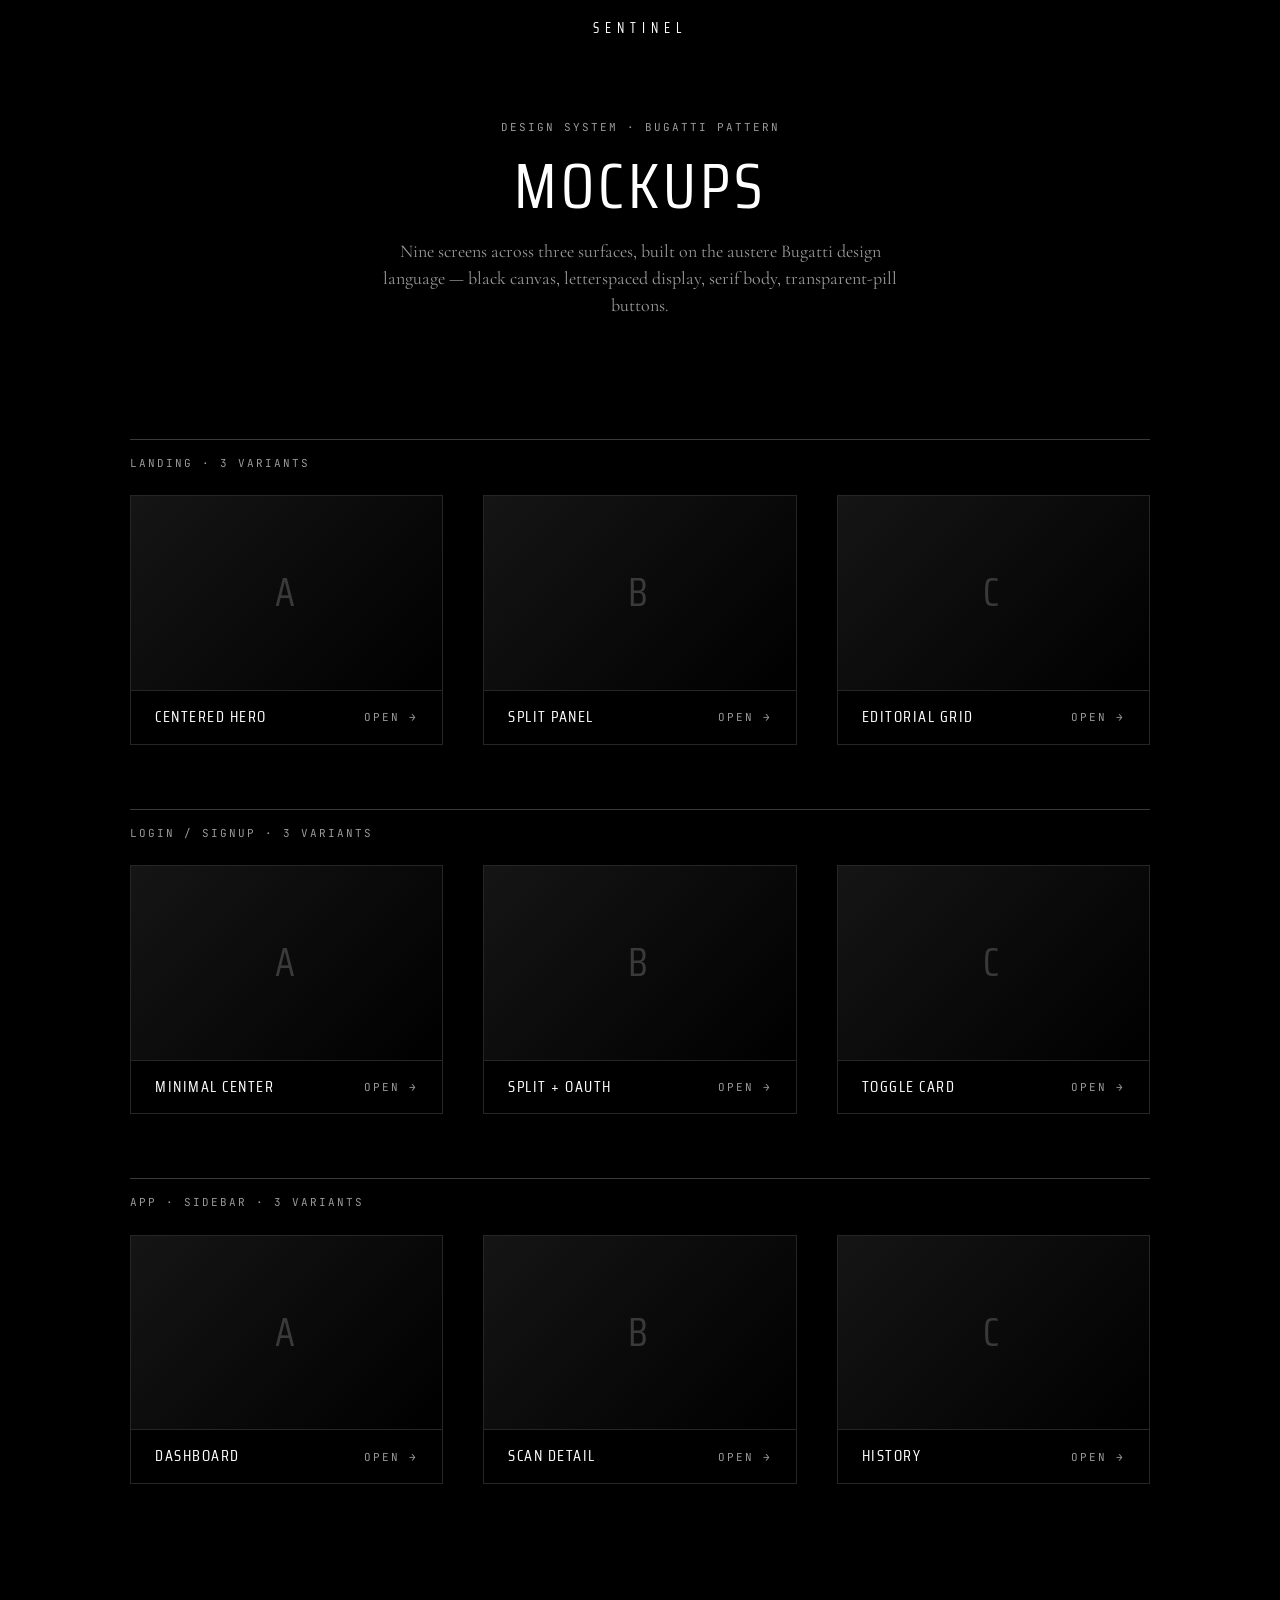
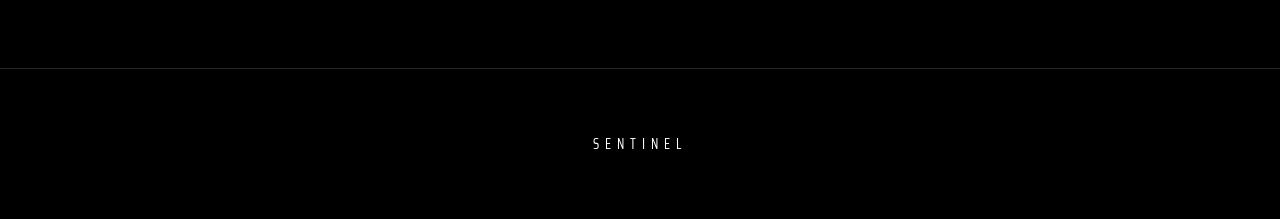
<file: mockups/index.html>
<!doctype html>
<html lang="en">
<head>
<meta charset="utf-8">
<meta name="viewport" content="width=device-width, initial-scale=1">
<title>SENTINEL — Bugatti mockups</title>
<link rel="stylesheet" href="assets/bugatti.css">
<style>
  .wrap { max-width: 1100px; margin: 0 auto; padding: var(--xxl) var(--xl) var(--section); }
  .head { text-align:center; margin-bottom: var(--section); }
  .head h1 { margin: var(--md) 0; }
  .group { margin-bottom: var(--xxl); }
  .group > .caption { display:block; border-top:1px solid var(--hairline-strong); padding-top:var(--md); margin-bottom:var(--lg); }
  .row { display:grid; grid-template-columns: repeat(3,1fr); gap: var(--xl); }
  .tile { border:1px solid var(--hairline); text-decoration:none; color:var(--on-dark); display:block; }
  .tile .prev { aspect-ratio:16/10; background:linear-gradient(135deg,#151515,#000); border-bottom:1px solid var(--hairline); display:flex; align-items:center; justify-content:center; }
  .tile .prev span { font-family:var(--font-display); font-size:40px; letter-spacing:4px; color:var(--hairline-strong); }
  .tile .label { padding: var(--md) var(--lg); display:flex; justify-content:space-between; align-items:center; }
  .tile:hover { border-color: var(--hairline-strong); }
  .tile:hover .prev span { color: var(--muted-soft); }
  @media (max-width:768px){ .row{ grid-template-columns:1fr; } }
</style>
</head>
<body>

<nav class="top-nav"><a class="wordmark center" href="#">Sentinel</a></nav>

<div class="wrap">
  <header class="head">
    <p class="caption">Design system · Bugatti pattern</p>
    <h1 class="display-xl">Mockups</h1>
    <p class="body-md muted" style="max-width:520px;margin:0 auto;">Nine screens across three surfaces, built on the austere Bugatti design language — black canvas, letterspaced display, serif body, transparent-pill buttons.</p>
  </header>

  <section class="group">
    <span class="caption">Landing · 3 variants</span>
    <div class="row">
      <a class="tile" href="landing-a.html"><div class="prev"><span>A</span></div><div class="label"><span class="title-sm">Centered hero</span><span class="mono-link">Open →</span></div></a>
      <a class="tile" href="landing-b.html"><div class="prev"><span>B</span></div><div class="label"><span class="title-sm">Split panel</span><span class="mono-link">Open →</span></div></a>
      <a class="tile" href="landing-c.html"><div class="prev"><span>C</span></div><div class="label"><span class="title-sm">Editorial grid</span><span class="mono-link">Open →</span></div></a>
    </div>
  </section>

  <section class="group">
    <span class="caption">Login / Signup · 3 variants</span>
    <div class="row">
      <a class="tile" href="auth-a.html"><div class="prev"><span>A</span></div><div class="label"><span class="title-sm">Minimal center</span><span class="mono-link">Open →</span></div></a>
      <a class="tile" href="auth-b.html"><div class="prev"><span>B</span></div><div class="label"><span class="title-sm">Split + OAuth</span><span class="mono-link">Open →</span></div></a>
      <a class="tile" href="auth-c.html"><div class="prev"><span>C</span></div><div class="label"><span class="title-sm">Toggle card</span><span class="mono-link">Open →</span></div></a>
    </div>
  </section>

  <section class="group">
    <span class="caption">App · Sidebar · 3 variants</span>
    <div class="row">
      <a class="tile" href="app-a.html"><div class="prev"><span>A</span></div><div class="label"><span class="title-sm">Dashboard</span><span class="mono-link">Open →</span></div></a>
      <a class="tile" href="app-b.html"><div class="prev"><span>B</span></div><div class="label"><span class="title-sm">Scan detail</span><span class="mono-link">Open →</span></div></a>
      <a class="tile" href="app-c.html"><div class="prev"><span>C</span></div><div class="label"><span class="title-sm">History</span><span class="mono-link">Open →</span></div></a>
    </div>
  </section>
</div>

<footer class="footer center-text"><span class="wordmark">Sentinel</span></footer>

</body>
</html>
</file>
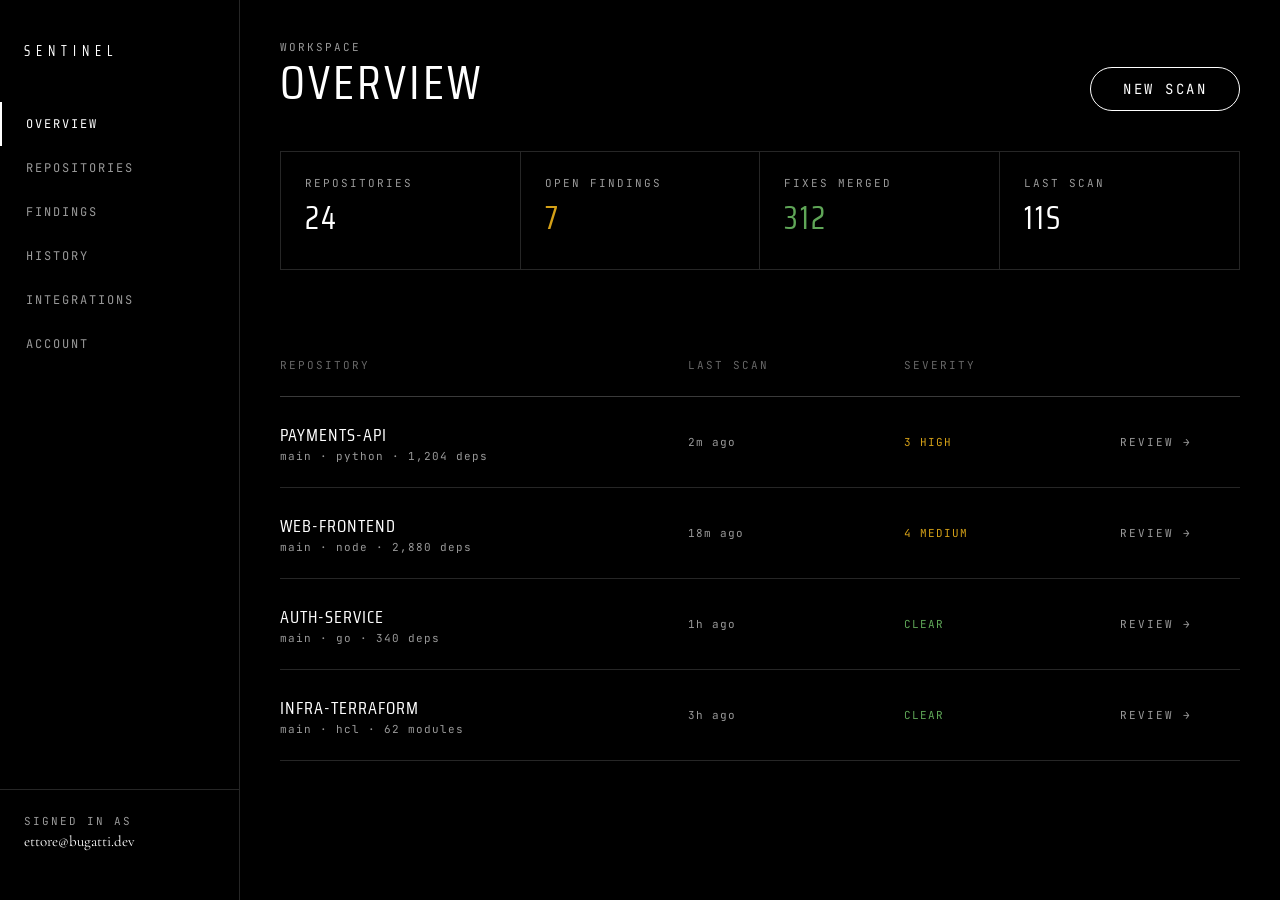
<file: mockups/app-a.html>
<!doctype html>
<html lang="en">
<head>
<meta charset="utf-8">
<meta name="viewport" content="width=device-width, initial-scale=1">
<title>SENTINEL — Dashboard A</title>
<link rel="stylesheet" href="assets/bugatti.css">
<style>
  .shell { display: grid; grid-template-columns: 240px 1fr; min-height: 100vh; }
  .sidebar {
    border-right: 1px solid var(--hairline);
    padding: var(--lg) 0;
    display: flex; flex-direction: column;
    position: sticky; top: 0; height: 100vh;
  }
  .sidebar .brand { padding: var(--md) var(--lg) var(--xl); }
  .side-nav { display: flex; flex-direction: column; }
  .side-nav a {
    padding: 14px var(--lg);
    font-family: var(--font-mono); font-size: 12px; letter-spacing: 2px; text-transform: uppercase;
    color: var(--muted); text-decoration: none;
    border-left: 2px solid transparent;
  }
  .side-nav a.active { color: var(--on-dark); border-left-color: var(--on-dark); }
  .side-nav a:hover { color: var(--on-dark); }
  .side-foot { margin-top: auto; padding: var(--lg); border-top: 1px solid var(--hairline); }

  .main { padding: var(--xl); }
  .page-head { display:flex; justify-content:space-between; align-items:flex-end; margin-bottom: var(--xl); }
  .stat-grid { display:grid; grid-template-columns: repeat(4,1fr); border:1px solid var(--hairline); margin-bottom: var(--xxl); }
  .stat { padding: var(--lg); border-right:1px solid var(--hairline); }
  .stat:last-child { border-right:none; }
  .stat .display-md { margin: var(--xs) 0; }
  .stat .warn { color: var(--warning); }
  .stat .ok { color: var(--success); }

  .list-head, .repo-row {
    display:grid; grid-template-columns: 2fr 1fr 1fr 120px; gap: var(--lg);
    align-items:center; padding: var(--lg) 0;
    border-bottom:1px solid var(--hairline);
  }
  .list-head { border-bottom-color: var(--hairline-strong); }
  .list-head span { font-family: var(--font-mono); font-size:11px; letter-spacing:2px; text-transform:uppercase; color:var(--muted-soft); }
  .repo-row .name { font-family: var(--font-display); font-size:18px; letter-spacing:1px; text-transform:uppercase; }
  .repo-row .sub { font-family: var(--font-mono); font-size:11px; letter-spacing:1px; color:var(--muted); }
  .sev { font-family: var(--font-mono); font-size:11px; letter-spacing:1px; text-transform:uppercase; }
  .sev.high { color: var(--warning); }
  .sev.clear { color: var(--success); }

  @media (max-width: 900px) {
    .shell { grid-template-columns: 1fr; }
    .sidebar { position: static; height:auto; flex-direction: row; flex-wrap:wrap; align-items:center; }
    .side-foot { display:none; }
    .stat-grid { grid-template-columns: 1fr 1fr; }
    .list-head { display:none; }
    .repo-row { grid-template-columns: 1fr 1fr; }
  }
</style>
</head>
<body>

<div class="shell">
  <aside class="sidebar">
    <a class="wordmark brand" href="landing-a.html">Sentinel</a>
    <nav class="side-nav">
      <a href="#" class="active">Overview</a>
      <a href="app-b.html">Repositories</a>
      <a href="app-b.html">Findings</a>
      <a href="app-c.html">History</a>
      <a href="#">Integrations</a>
      <a href="#">Account</a>
    </nav>
    <div class="side-foot">
      <p class="caption">Signed in as</p>
      <p class="body-sm" style="color:var(--on-dark);">ettore@bugatti.dev</p>
    </div>
  </aside>

  <main class="main">
    <div class="page-head">
      <div>
        <p class="caption">Workspace</p>
        <h1 class="display-lg">Overview</h1>
      </div>
      <a class="btn" href="#">New scan</a>
    </div>

    <section class="stat-grid">
      <div class="stat"><p class="caption">Repositories</p><div class="display-md">24</div></div>
      <div class="stat"><p class="caption">Open findings</p><div class="display-md warn">7</div></div>
      <div class="stat"><p class="caption">Fixes merged</p><div class="display-md ok">312</div></div>
      <div class="stat"><p class="caption">Last scan</p><div class="display-md">11s</div></div>
    </section>

    <div class="list-head">
      <span>Repository</span><span>Last scan</span><span>Severity</span><span></span>
    </div>

    <div class="repo-row">
      <div><div class="name">payments-api</div><div class="sub">main · python · 1,204 deps</div></div>
      <div class="sub">2m ago</div>
      <div class="sev high">3 High</div>
      <a class="mono-link" href="app-b.html">Review →</a>
    </div>
    <div class="repo-row">
      <div><div class="name">web-frontend</div><div class="sub">main · node · 2,880 deps</div></div>
      <div class="sub">18m ago</div>
      <div class="sev high">4 Medium</div>
      <a class="mono-link" href="app-b.html">Review →</a>
    </div>
    <div class="repo-row">
      <div><div class="name">auth-service</div><div class="sub">main · go · 340 deps</div></div>
      <div class="sub">1h ago</div>
      <div class="sev clear">Clear</div>
      <a class="mono-link" href="app-b.html">Review →</a>
    </div>
    <div class="repo-row">
      <div><div class="name">infra-terraform</div><div class="sub">main · hcl · 62 modules</div></div>
      <div class="sub">3h ago</div>
      <div class="sev clear">Clear</div>
      <a class="mono-link" href="app-b.html">Review →</a>
    </div>
  </main>
</div>

</body>
</html>
</file>
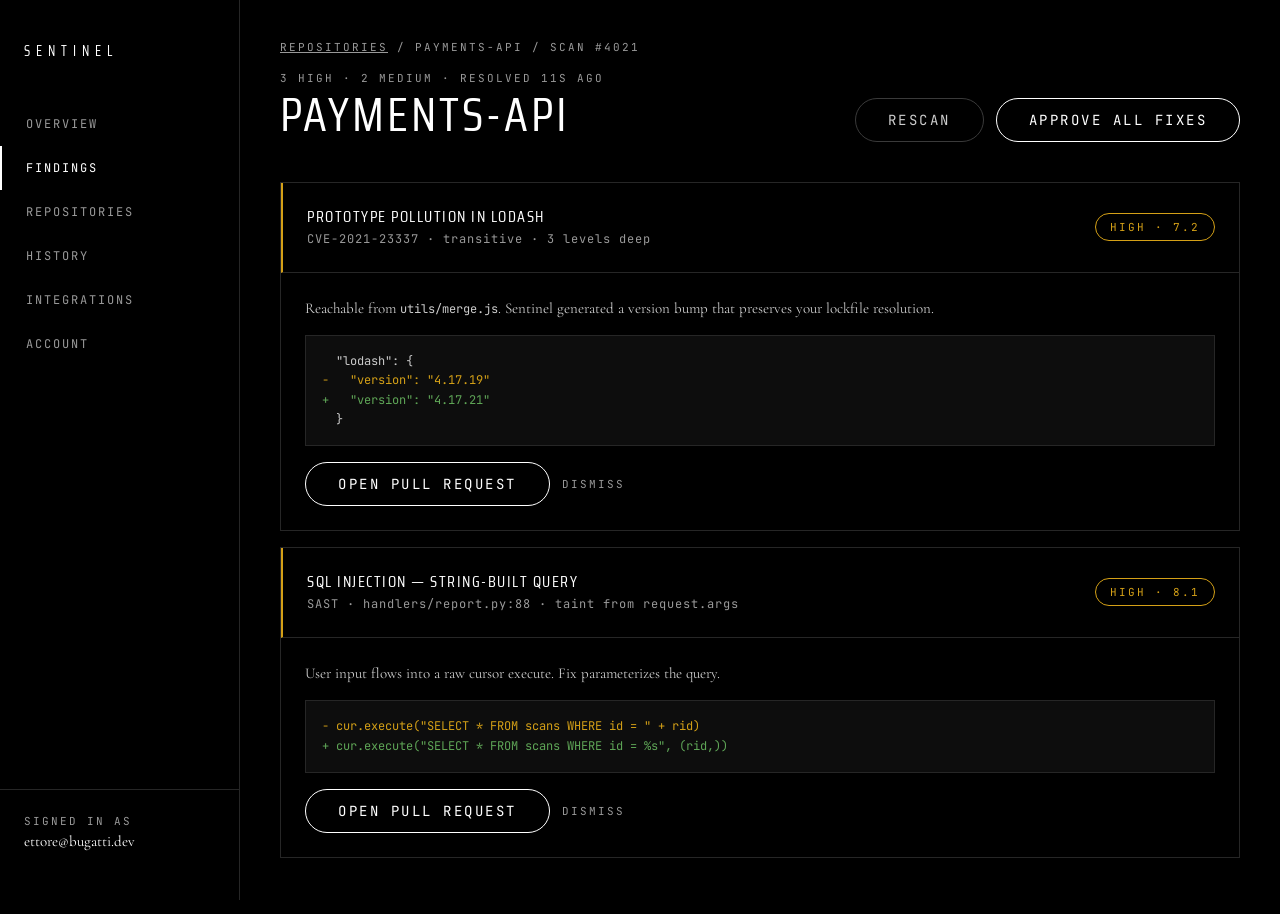
<file: mockups/app-b.html>
<!doctype html>
<html lang="en">
<head>
<meta charset="utf-8">
<meta name="viewport" content="width=device-width, initial-scale=1">
<title>SENTINEL — Scan detail B</title>
<link rel="stylesheet" href="assets/bugatti.css">
<style>
  .shell { display: grid; grid-template-columns: 240px 1fr; min-height: 100vh; }
  .sidebar { border-right:1px solid var(--hairline); padding: var(--lg) 0; display:flex; flex-direction:column; position:sticky; top:0; height:100vh; }
  .sidebar .brand { padding: var(--md) var(--lg) var(--xl); }
  .side-nav { display:flex; flex-direction:column; }
  .side-nav a { padding:14px var(--lg); font-family:var(--font-mono); font-size:12px; letter-spacing:2px; text-transform:uppercase; color:var(--muted); text-decoration:none; border-left:2px solid transparent; }
  .side-nav a.active { color:var(--on-dark); border-left-color:var(--on-dark); }
  .side-foot { margin-top:auto; padding:var(--lg); border-top:1px solid var(--hairline); }

  .main { padding: var(--xl); }
  .crumb { margin-bottom: var(--md); }
  .crumb a { color: var(--muted); }
  .page-head { display:flex; justify-content:space-between; align-items:flex-end; margin-bottom: var(--xl); }

  .finding {
    border:1px solid var(--hairline); border-radius: var(--r-none);
    margin-bottom: var(--md);
  }
  .finding .bar { display:flex; justify-content:space-between; align-items:center; padding: var(--lg); border-bottom:1px solid var(--hairline); }
  .finding .bar.crit { border-left: 2px solid var(--warning); }
  .finding .cve { font-family:var(--font-mono); font-size:12px; letter-spacing:1px; color:var(--muted); }
  .finding .body { padding: var(--lg); }
  .finding pre {
    background: var(--surface-soft); border:1px solid var(--hairline);
    padding: var(--md); overflow-x:auto;
    font-family: var(--font-mono); font-size: 12px; line-height:1.6; color: var(--body);
    margin-top: var(--md);
  }
  .finding pre .add { color: var(--success); }
  .finding pre .del { color: var(--warning); }
  .pill-sev { font-family:var(--font-mono); font-size:11px; letter-spacing:2px; text-transform:uppercase; padding:6px 14px; border:1px solid var(--hairline-strong); border-radius:var(--r-pill); }
  .pill-sev.high { color: var(--warning); border-color: var(--warning); }
  .actions { display:flex; gap:var(--sm); }
  @media (max-width: 900px) {
    .shell { grid-template-columns: 1fr; }
    .sidebar { position:static; height:auto; flex-direction:row; flex-wrap:wrap; }
    .side-foot{ display:none; }
  }
</style>
</head>
<body>

<div class="shell">
  <aside class="sidebar">
    <a class="wordmark brand" href="landing-b.html">Sentinel</a>
    <nav class="side-nav">
      <a href="app-a.html">Overview</a>
      <a href="#" class="active">Findings</a>
      <a href="app-a.html">Repositories</a>
      <a href="app-c.html">History</a>
      <a href="#">Integrations</a>
      <a href="#">Account</a>
    </nav>
    <div class="side-foot">
      <p class="caption">Signed in as</p>
      <p class="body-sm" style="color:var(--on-dark);">ettore@bugatti.dev</p>
    </div>
  </aside>

  <main class="main">
    <p class="crumb caption"><a href="app-a.html">Repositories</a> / payments-api / Scan #4021</p>
    <div class="page-head">
      <div>
        <p class="caption">3 High · 2 Medium · resolved 11s ago</p>
        <h1 class="display-lg">payments-api</h1>
      </div>
      <div class="actions">
        <a class="btn" href="#" style="border-color:var(--hairline-strong); color:var(--body);">Rescan</a>
        <a class="btn" href="#">Approve all fixes</a>
      </div>
    </div>

    <article class="finding">
      <div class="bar crit">
        <div>
          <div class="title-sm">Prototype pollution in lodash</div>
          <span class="cve">CVE-2021-23337 · transitive · 3 levels deep</span>
        </div>
        <span class="pill-sev high">High · 7.2</span>
      </div>
      <div class="body">
        <p class="body-sm">Reachable from <code style="font-family:var(--font-mono);font-size:12px;">utils/merge.js</code>. Sentinel generated a version bump that preserves your lockfile resolution.</p>
        <pre>  "lodash": {
<span class="del">-   "version": "4.17.19"</span>
<span class="add">+   "version": "4.17.21"</span>
  }</pre>
        <div class="actions" style="margin-top:var(--md);">
          <a class="btn" href="#">Open pull request</a>
          <a class="mono-link" href="#" style="align-self:center;">Dismiss</a>
        </div>
      </div>
    </article>

    <article class="finding">
      <div class="bar crit">
        <div>
          <div class="title-sm">SQL injection — string-built query</div>
          <span class="cve">SAST · handlers/report.py:88 · taint from request.args</span>
        </div>
        <span class="pill-sev high">High · 8.1</span>
      </div>
      <div class="body">
        <p class="body-sm">User input flows into a raw cursor execute. Fix parameterizes the query.</p>
        <pre><span class="del">- cur.execute("SELECT * FROM scans WHERE id = " + rid)</span>
<span class="add">+ cur.execute("SELECT * FROM scans WHERE id = %s", (rid,))</span></pre>
        <div class="actions" style="margin-top:var(--md);">
          <a class="btn" href="#">Open pull request</a>
          <a class="mono-link" href="#" style="align-self:center;">Dismiss</a>
        </div>
      </div>
    </article>
  </main>
</div>

</body>
</html>
</file>
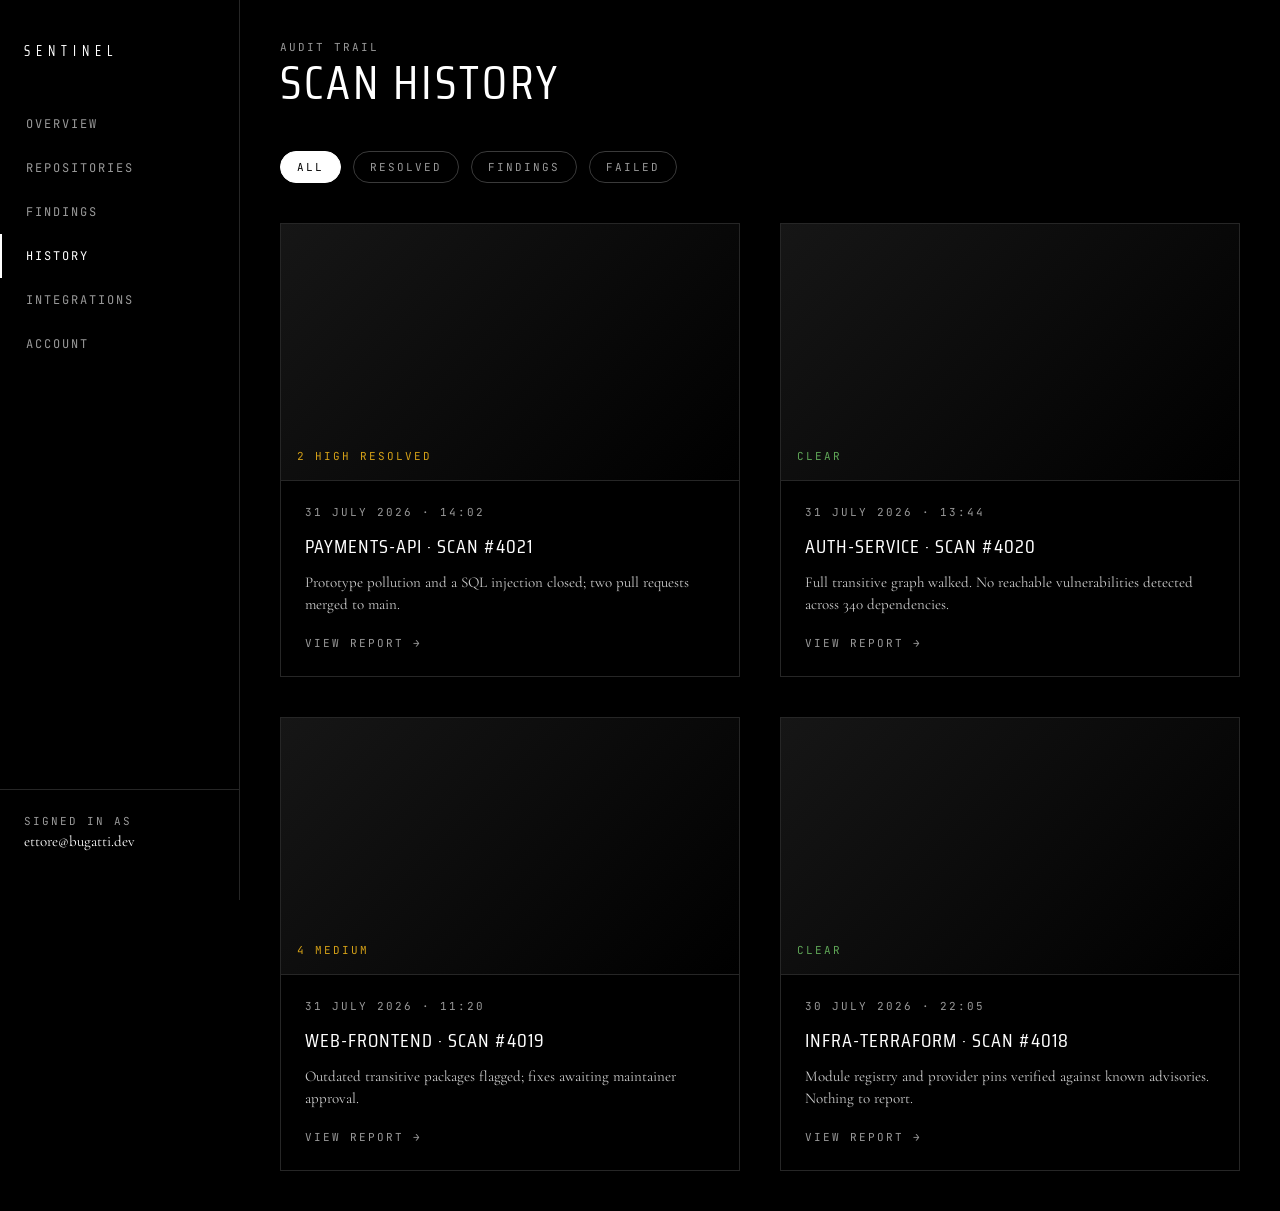
<file: mockups/app-c.html>
<!doctype html>
<html lang="en">
<head>
<meta charset="utf-8">
<meta name="viewport" content="width=device-width, initial-scale=1">
<title>SENTINEL — History C</title>
<link rel="stylesheet" href="assets/bugatti.css">
<style>
  .shell { display: grid; grid-template-columns: 240px 1fr; min-height: 100vh; }
  .sidebar { border-right:1px solid var(--hairline); padding: var(--lg) 0; display:flex; flex-direction:column; position:sticky; top:0; height:100vh; }
  .sidebar .brand { padding: var(--md) var(--lg) var(--xl); }
  .side-nav { display:flex; flex-direction:column; }
  .side-nav a { padding:14px var(--lg); font-family:var(--font-mono); font-size:12px; letter-spacing:2px; text-transform:uppercase; color:var(--muted); text-decoration:none; border-left:2px solid transparent; }
  .side-nav a.active { color:var(--on-dark); border-left-color:var(--on-dark); }
  .side-foot { margin-top:auto; padding:var(--lg); border-top:1px solid var(--hairline); }

  .main { padding: var(--xl); }
  .page-head { margin-bottom: var(--xl); }
  .filter-row { display:flex; gap: var(--sm); margin-bottom: var(--xl); }
  .chip {
    font-family:var(--font-mono); font-size:11px; letter-spacing:2px; text-transform:uppercase;
    color:var(--muted); padding:8px 16px; border:1px solid var(--hairline-strong); border-radius:var(--r-pill);
    text-decoration:none;
  }
  .chip.active { color:var(--on-primary); background:var(--on-dark); border-color:var(--on-dark); }

  .cards { display:grid; grid-template-columns: 1fr 1fr; gap: var(--xl); }
  .article-card { border:1px solid var(--hairline); border-radius:var(--r-none); }
  .article-card .thumb { aspect-ratio:16/9; background:linear-gradient(135deg,#161616,#000); border-bottom:1px solid var(--hairline); position:relative; }
  .article-card .thumb .status { position:absolute; left:var(--md); bottom:var(--md); }
  .article-card .content { padding: var(--lg); }
  .article-card .date { display:block; margin-bottom: var(--sm); }
  .article-card h3 { margin-bottom: var(--sm); }
  .ok { color: var(--success); } .warn { color: var(--warning); }
  @media (max-width: 900px) {
    .shell { grid-template-columns: 1fr; }
    .sidebar { position:static; height:auto; flex-direction:row; flex-wrap:wrap; }
    .side-foot{ display:none; }
    .cards { grid-template-columns: 1fr; }
  }
</style>
</head>
<body>

<div class="shell">
  <aside class="sidebar">
    <a class="wordmark brand" href="landing-c.html">Sentinel</a>
    <nav class="side-nav">
      <a href="app-a.html">Overview</a>
      <a href="app-a.html">Repositories</a>
      <a href="app-b.html">Findings</a>
      <a href="#" class="active">History</a>
      <a href="#">Integrations</a>
      <a href="#">Account</a>
    </nav>
    <div class="side-foot">
      <p class="caption">Signed in as</p>
      <p class="body-sm" style="color:var(--on-dark);">ettore@bugatti.dev</p>
    </div>
  </aside>

  <main class="main">
    <div class="page-head">
      <p class="caption">Audit trail</p>
      <h1 class="display-lg">Scan history</h1>
    </div>

    <div class="filter-row">
      <a class="chip active" href="#">All</a>
      <a class="chip" href="#">Resolved</a>
      <a class="chip" href="#">Findings</a>
      <a class="chip" href="#">Failed</a>
    </div>

    <section class="cards">
      <article class="article-card">
        <div class="thumb"><span class="status caption warn">2 High resolved</span></div>
        <div class="content">
          <span class="caption date">31 July 2026 · 14:02</span>
          <h3 class="title-md">payments-api · Scan #4021</h3>
          <p class="body-sm">Prototype pollution and a SQL injection closed; two pull requests merged to main.</p>
          <p style="margin-top:var(--md);"><a class="mono-link" href="app-b.html">View report →</a></p>
        </div>
      </article>

      <article class="article-card">
        <div class="thumb"><span class="status caption ok">Clear</span></div>
        <div class="content">
          <span class="caption date">31 July 2026 · 13:44</span>
          <h3 class="title-md">auth-service · Scan #4020</h3>
          <p class="body-sm">Full transitive graph walked. No reachable vulnerabilities detected across 340 dependencies.</p>
          <p style="margin-top:var(--md);"><a class="mono-link" href="app-b.html">View report →</a></p>
        </div>
      </article>

      <article class="article-card">
        <div class="thumb"><span class="status caption warn">4 Medium</span></div>
        <div class="content">
          <span class="caption date">31 July 2026 · 11:20</span>
          <h3 class="title-md">web-frontend · Scan #4019</h3>
          <p class="body-sm">Outdated transitive packages flagged; fixes awaiting maintainer approval.</p>
          <p style="margin-top:var(--md);"><a class="mono-link" href="app-b.html">View report →</a></p>
        </div>
      </article>

      <article class="article-card">
        <div class="thumb"><span class="status caption ok">Clear</span></div>
        <div class="content">
          <span class="caption date">30 July 2026 · 22:05</span>
          <h3 class="title-md">infra-terraform · Scan #4018</h3>
          <p class="body-sm">Module registry and provider pins verified against known advisories. Nothing to report.</p>
          <p style="margin-top:var(--md);"><a class="mono-link" href="app-b.html">View report →</a></p>
        </div>
      </article>
    </section>
  </main>
</div>

</body>
</html>
</file>
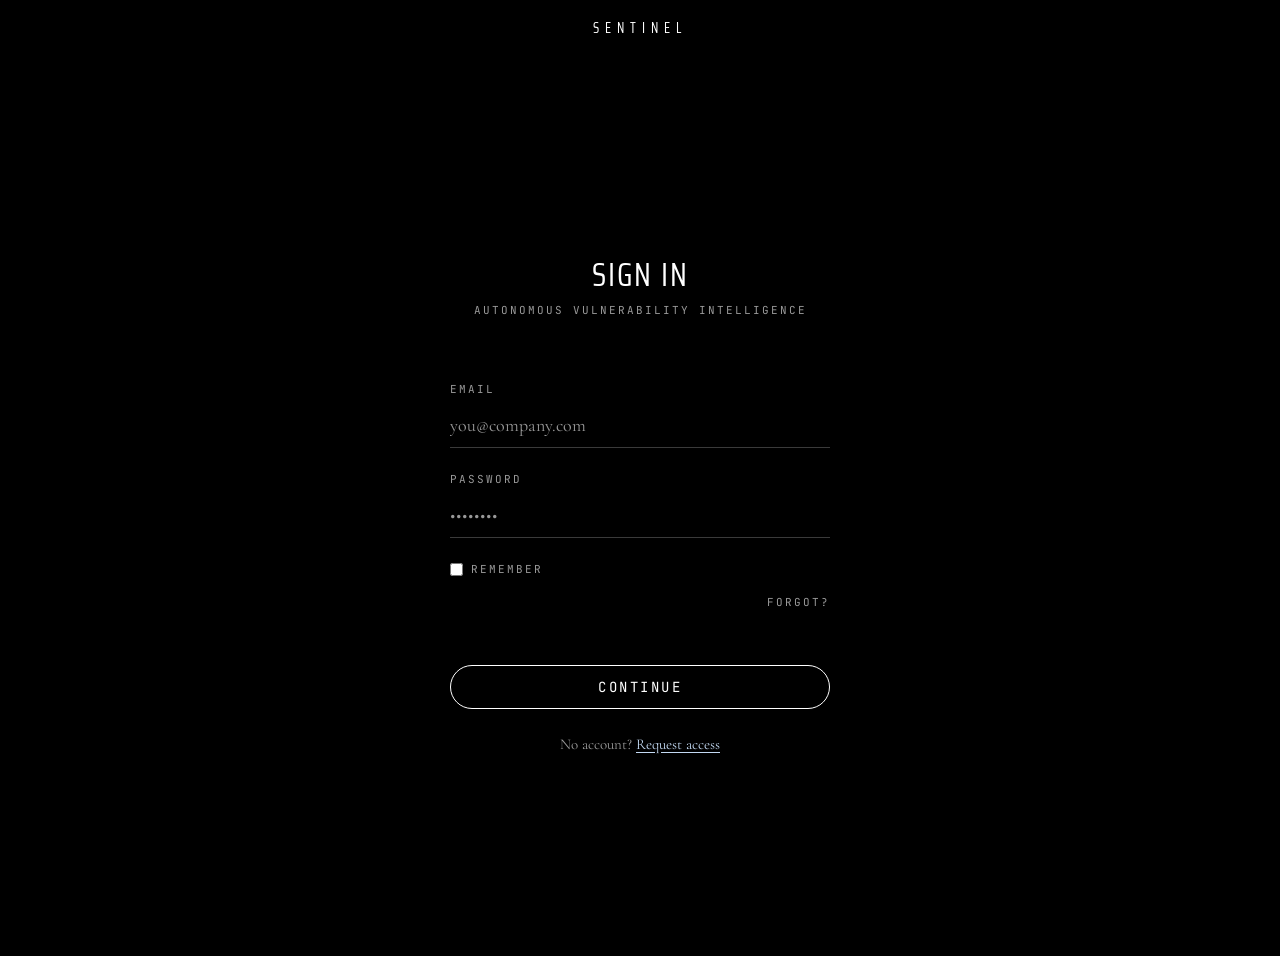
<file: mockups/auth-a.html>
<!doctype html>
<html lang="en">
<head>
<meta charset="utf-8">
<meta name="viewport" content="width=device-width, initial-scale=1">
<title>SENTINEL — Sign in A</title>
<link rel="stylesheet" href="assets/bugatti.css">
<style>
  .auth-wrap {
    min-height: 100vh; display: flex; flex-direction: column; align-items: center; justify-content: center;
    padding: var(--xl);
  }
  .auth-form { width: 100%; max-width: 380px; }
  .auth-form h1 { text-align: center; margin-bottom: var(--xs); }
  .auth-form .caption { text-align: center; display: block; margin-bottom: var(--xxl); }
  .row-between { display: flex; justify-content: space-between; align-items: center; }
</style>
</head>
<body>

<nav class="top-nav">
  <a class="wordmark center" href="landing-a.html">Sentinel</a>
</nav>

<main class="auth-wrap">
  <form class="auth-form stack-lg">
    <div>
      <h1 class="display-md">Sign in</h1>
      <span class="caption">Autonomous vulnerability intelligence</span>
    </div>

    <div class="field">
      <label>Email</label>
      <input class="input" type="email" placeholder="you@company.com">
    </div>

    <div class="field">
      <label>Password</label>
      <input class="input" type="password" placeholder="••••••••">
    </div>

    <div class="row-between">
      <label class="caption" style="display:flex; gap:var(--xs); align-items:center; cursor:pointer;">
        <input type="checkbox" style="accent-color:#fff;"> Remember
      </label>
      <a class="mono-link" href="#">Forgot?</a>
    </div>

    <a class="btn btn-full" href="app-a.html">Continue</a>

    <p class="body-sm center-text muted">No account? <a class="text-link" href="#">Request access</a></p>
  </form>
</main>

</body>
</html>
</file>
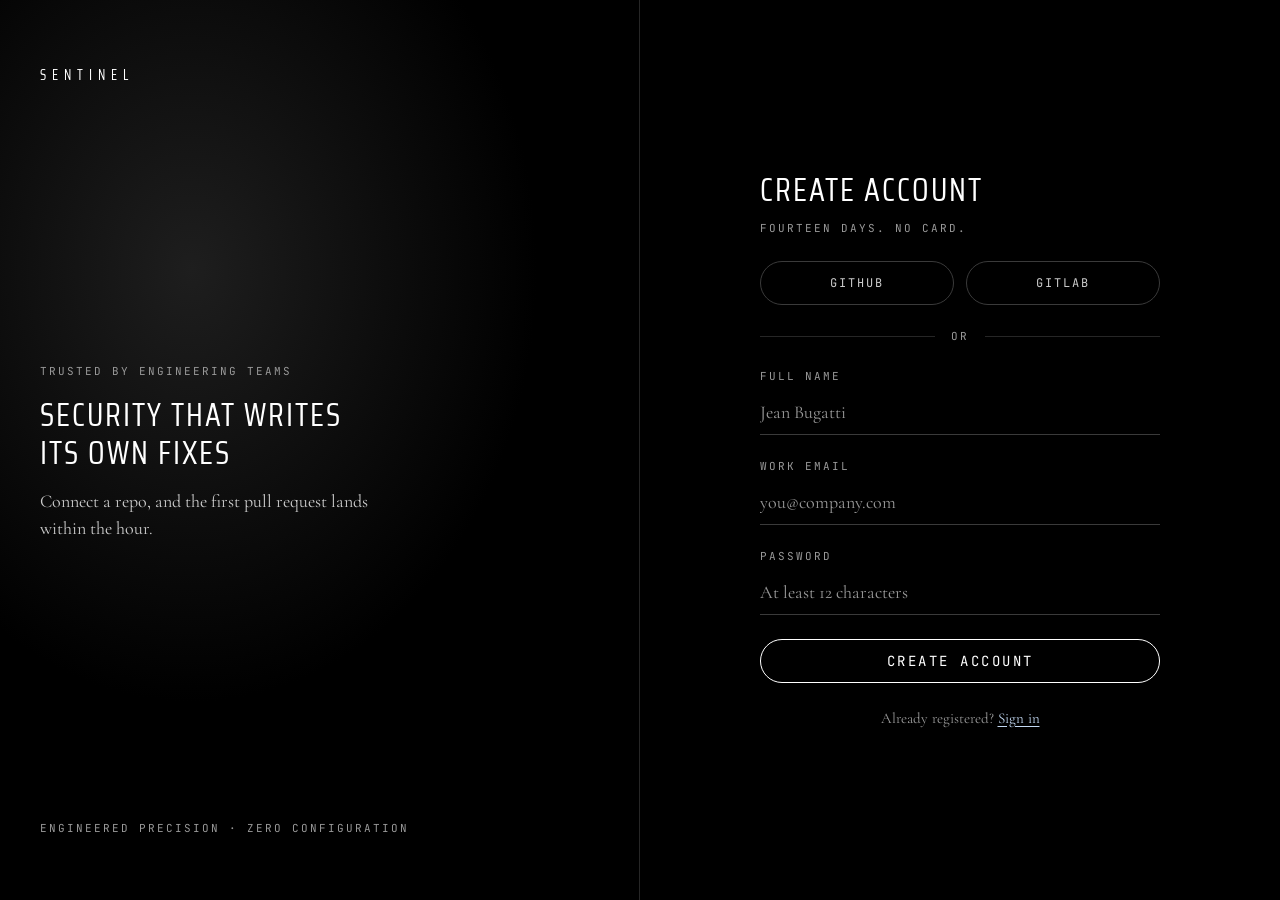
<file: mockups/auth-b.html>
<!doctype html>
<html lang="en">
<head>
<meta charset="utf-8">
<meta name="viewport" content="width=device-width, initial-scale=1">
<title>SENTINEL — Sign up B</title>
<link rel="stylesheet" href="assets/bugatti.css">
<style>
  .auth-split { display: grid; grid-template-columns: 1fr 1fr; min-height: 100vh; }
  .auth-panel {
    position: relative;
    background: radial-gradient(90% 80% at 30% 30%, #1e1e1e 0%, #000 60%);
    border-right: 1px solid var(--hairline);
    padding: var(--xxl) var(--xl);
    display: flex; flex-direction: column; justify-content: space-between;
  }
  .auth-panel .lead { max-width: 360px; }
  .auth-panel h2 { margin: var(--md) 0; }
  .auth-side {
    display: flex; align-items: center; justify-content: center; padding: var(--xxl) var(--xl);
  }
  .auth-form { width: 100%; max-width: 400px; }
  .auth-form h1 { margin-bottom: var(--xs); }
  .auth-form > .caption { display:block; margin-bottom: var(--xl); }
  .oauth-row { display:flex; gap: var(--sm); }
  .oauth-row .btn { flex: 1; padding: 14px 0; border-color: var(--hairline-strong); color: var(--body); font-size: 12px; letter-spacing: 2px; }
  .divider { display:flex; align-items:center; gap:var(--md); }
  .divider .line { flex:1; border-top:1px solid var(--hairline); }
  @media (max-width: 768px) {
    .auth-split { grid-template-columns: 1fr; }
    .auth-panel { display: none; }
  }
</style>
</head>
<body>

<section class="auth-split">
  <aside class="auth-panel">
    <a class="wordmark" href="landing-b.html">Sentinel</a>
    <div class="lead">
      <p class="caption">Trusted by engineering teams</p>
      <h2 class="display-md">Security that writes<br>its own fixes</h2>
      <p class="body-md">Connect a repo, and the first pull request lands within the hour.</p>
    </div>
    <p class="caption">Engineered precision · Zero configuration</p>
  </aside>

  <div class="auth-side">
    <form class="auth-form stack-lg">
      <div>
        <h1 class="display-md">Create account</h1>
        <span class="caption">Fourteen days. No card.</span>
      </div>

      <div class="oauth-row">
        <a class="btn" href="app-b.html">GitHub</a>
        <a class="btn" href="app-b.html">GitLab</a>
      </div>

      <div class="divider"><span class="line"></span><span class="caption">Or</span><span class="line"></span></div>

      <div class="field">
        <label>Full name</label>
        <input class="input" type="text" placeholder="Jean Bugatti">
      </div>
      <div class="field">
        <label>Work email</label>
        <input class="input" type="email" placeholder="you@company.com">
      </div>
      <div class="field">
        <label>Password</label>
        <input class="input" type="password" placeholder="At least 12 characters">
      </div>

      <a class="btn btn-full" href="app-b.html">Create account</a>
      <p class="body-sm center-text muted">Already registered? <a class="text-link" href="auth-a.html">Sign in</a></p>
    </form>
  </div>
</section>

</body>
</html>
</file>
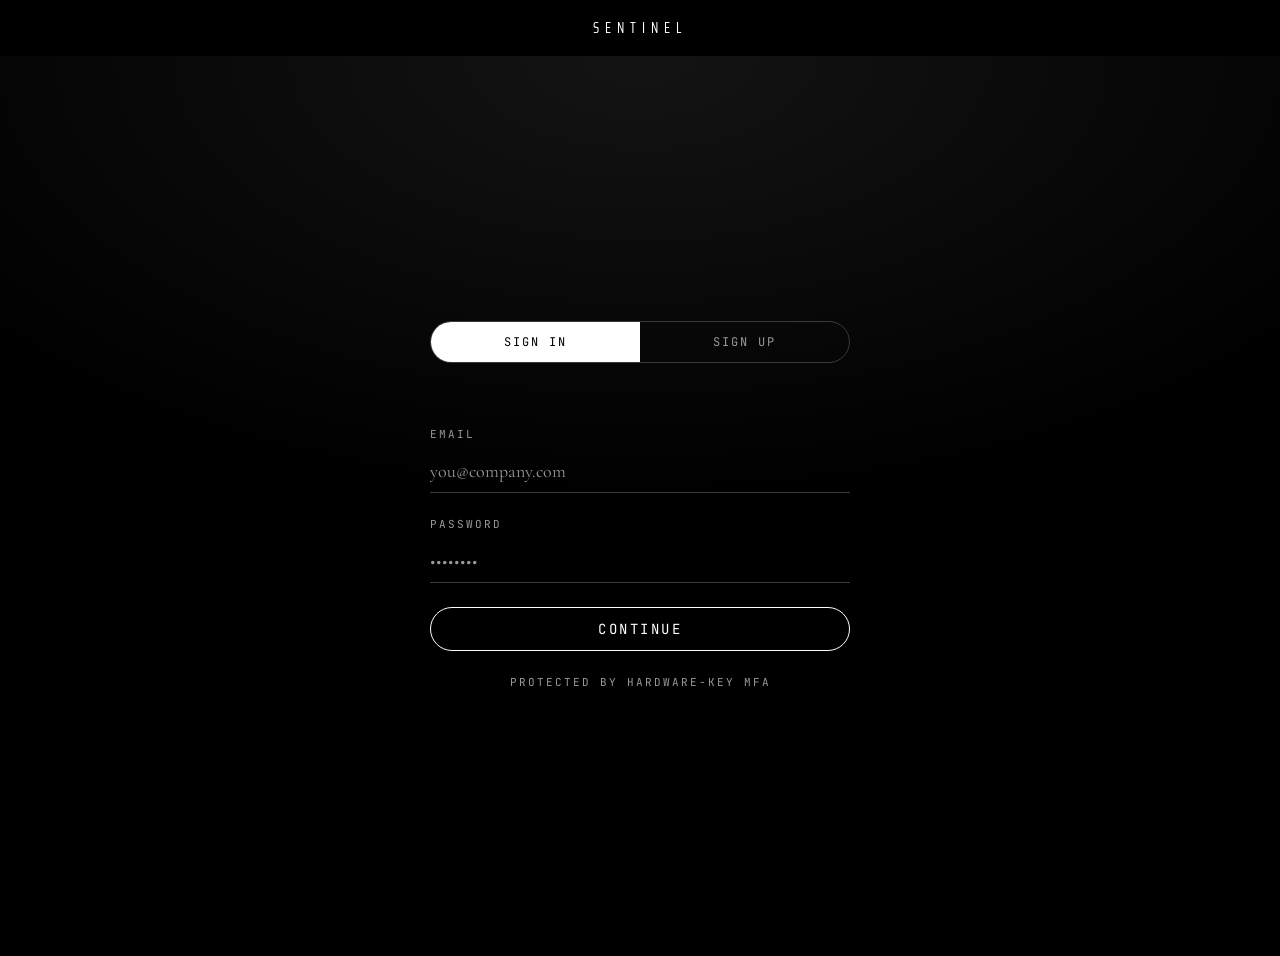
<file: mockups/auth-c.html>
<!doctype html>
<html lang="en">
<head>
<meta charset="utf-8">
<meta name="viewport" content="width=device-width, initial-scale=1">
<title>SENTINEL — Access C</title>
<link rel="stylesheet" href="assets/bugatti.css">
<style>
  .auth-wrap {
    min-height: 100vh; display: flex; flex-direction: column; align-items: center; justify-content: center;
    padding: var(--xl);
    background: radial-gradient(120% 90% at 50% 0%, #141414 0%, #000 55%);
  }
  .auth-card { width: 100%; max-width: 420px; }
  .toggle {
    display: grid; grid-template-columns: 1fr 1fr;
    border: 1px solid var(--hairline-strong);
    border-radius: var(--r-pill);
    overflow: hidden; margin-bottom: var(--xxl);
  }
  .toggle button {
    background: transparent; border: none; cursor: pointer;
    padding: 12px 0;
    font-family: var(--font-mono); font-size: 12px; letter-spacing: 2px; text-transform: uppercase;
    color: var(--muted);
  }
  .toggle button.active { background: var(--on-dark); color: var(--on-primary); }
  .auth-card h1 { text-align:center; margin-bottom: var(--xl); }
  #signup-fields { display: none; }
  body.mode-signup #signup-fields { display: flex; }
  body.mode-signup #cta { }
</style>
</head>
<body class="mode-signin">

<nav class="top-nav">
  <a class="wordmark center" href="landing-c.html">Sentinel</a>
</nav>

<main class="auth-wrap">
  <div class="auth-card">
    <div class="toggle">
      <button id="t-signin" class="active" onclick="setMode('signin')">Sign in</button>
      <button id="t-signup" onclick="setMode('signup')">Sign up</button>
    </div>

    <form class="stack-lg">
      <div class="field" id="signup-fields" style="flex-direction:column; gap:var(--xs);">
        <label>Full name</label>
        <input class="input" type="text" placeholder="Ettore Bugatti">
      </div>
      <div class="field">
        <label>Email</label>
        <input class="input" type="email" placeholder="you@company.com">
      </div>
      <div class="field">
        <label>Password</label>
        <input class="input" type="password" placeholder="••••••••">
      </div>

      <a class="btn btn-full" id="cta" href="app-c.html">Continue</a>
      <p class="caption center-text">Protected by hardware-key MFA</p>
    </form>
  </div>
</main>

<script>
  function setMode(m){
    document.body.className = 'mode-' + m;
    document.getElementById('t-signin').classList.toggle('active', m==='signin');
    document.getElementById('t-signup').classList.toggle('active', m==='signup');
    document.getElementById('cta').textContent = m==='signup' ? 'Create account' : 'Continue';
  }
</script>

</body>
</html>
</file>
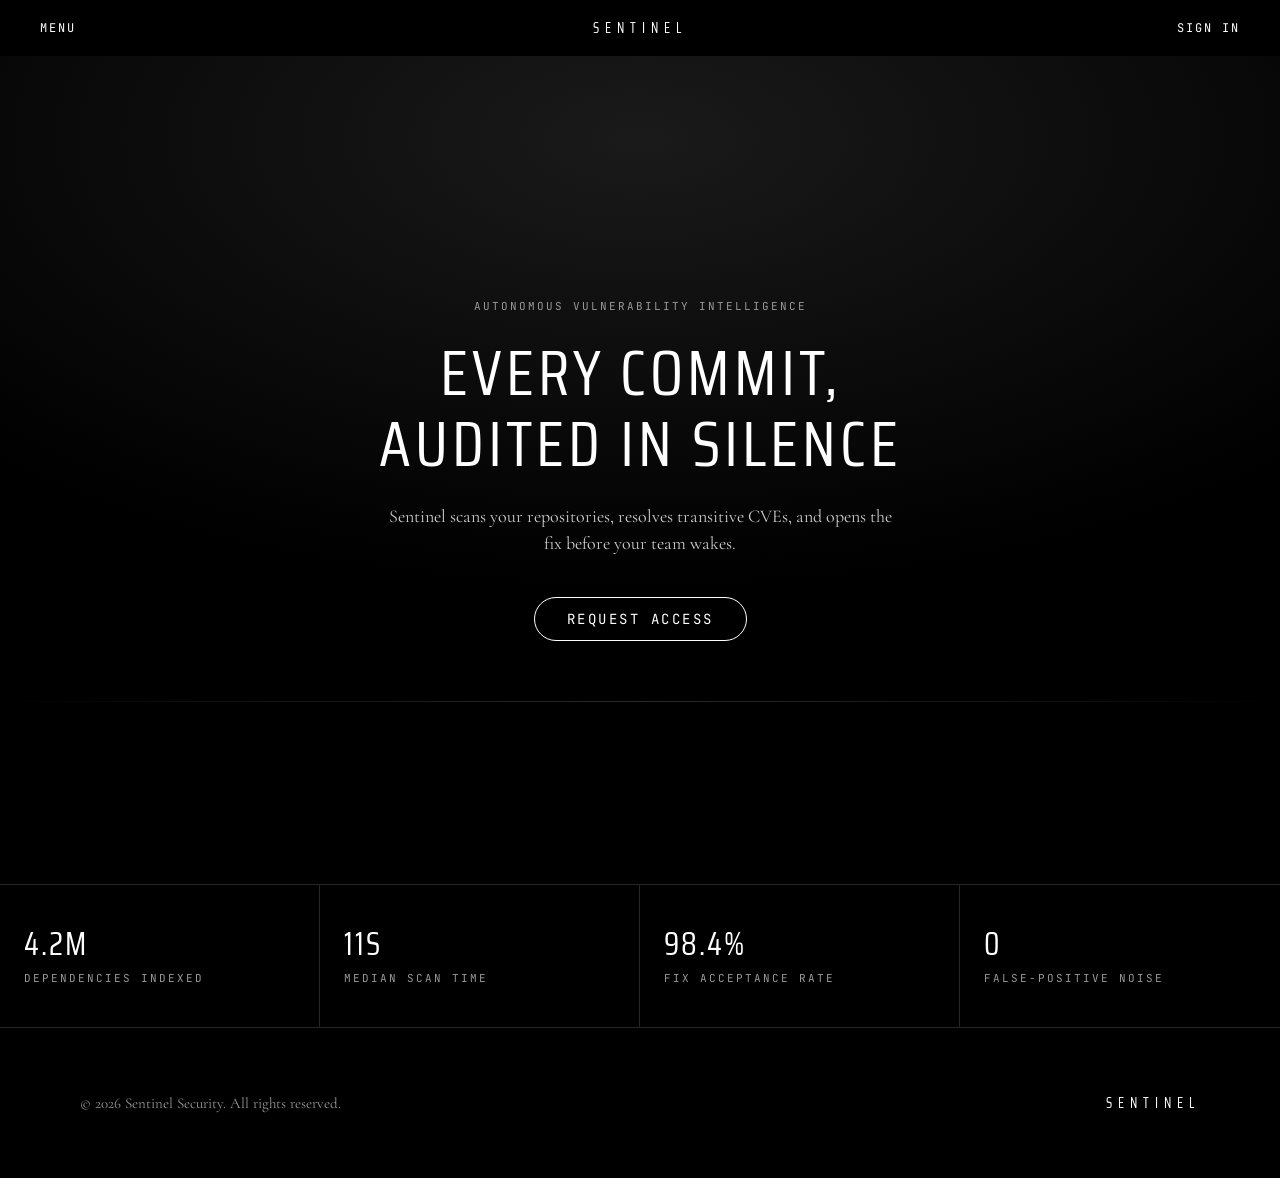
<file: mockups/landing-a.html>
<!doctype html>
<html lang="en">
<head>
<meta charset="utf-8">
<meta name="viewport" content="width=device-width, initial-scale=1">
<title>SENTINEL — Landing A</title>
<link rel="stylesheet" href="assets/bugatti.css">
<style>
  .hero {
    position: relative;
    min-height: 92vh;
    display: flex; flex-direction: column; align-items: center; justify-content: center;
    text-align: center;
    background:
      radial-gradient(120% 90% at 50% 10%, #1a1a1a 0%, #000 60%),
      linear-gradient(180deg, #000 0%, #050505 100%);
    overflow: hidden;
  }
  .hero::after { /* faint horizon line, photographic depth */
    content: ""; position: absolute; left: 0; right: 0; bottom: 22%;
    height: 1px; background: linear-gradient(90deg, transparent, #2a2a2a 50%, transparent);
  }
  .hero h1 { max-width: 900px; margin: var(--lg) 0; }
  .hero .body-md { max-width: 520px; }
  .specs {
    display: grid; grid-template-columns: repeat(4, 1fr);
    border-top: 1px solid var(--hairline);
  }
  .spec {
    padding: var(--xl) var(--lg);
    border-right: 1px solid var(--hairline);
  }
  .spec:last-child { border-right: none; }
  .spec .display-md { margin-bottom: var(--xs); }
  @media (max-width: 768px) {
    .display-xl { font-size: 34px; }
    .specs { grid-template-columns: 1fr 1fr; }
    .spec { border-bottom: 1px solid var(--hairline); }
  }
</style>
</head>
<body>

<nav class="top-nav">
  <div class="nav-group"><a class="nav-link" href="#">Menu</a></div>
  <a class="wordmark center" href="#">Sentinel</a>
  <div class="nav-group">
    <a class="nav-link" href="auth-a.html">Sign in</a>
  </div>
</nav>

<header class="hero">
  <p class="caption">Autonomous vulnerability intelligence</p>
  <h1 class="display-xl">Every commit,<br>audited in silence</h1>
  <p class="body-md">Sentinel scans your repositories, resolves transitive CVEs, and opens the fix before your team wakes.</p>
  <div style="margin-top: var(--xl); display:flex; gap: var(--md);">
    <a class="btn" href="auth-a.html">Request access</a>
  </div>
</header>

<section class="specs">
  <div class="spec">
    <div class="display-md">4.2M</div>
    <div class="caption">Dependencies indexed</div>
  </div>
  <div class="spec">
    <div class="display-md">11s</div>
    <div class="caption">Median scan time</div>
  </div>
  <div class="spec">
    <div class="display-md">98.4%</div>
    <div class="caption">Fix acceptance rate</div>
  </div>
  <div class="spec">
    <div class="display-md">0</div>
    <div class="caption">False-positive noise</div>
  </div>
</section>

<footer class="footer">
  <div class="container" style="display:flex; justify-content:space-between; align-items:center; flex-wrap:wrap; gap:var(--lg);">
    <span class="body-sm muted">© 2026 Sentinel Security. All rights reserved.</span>
    <span class="wordmark">Sentinel</span>
  </div>
</footer>

</body>
</html>
</file>
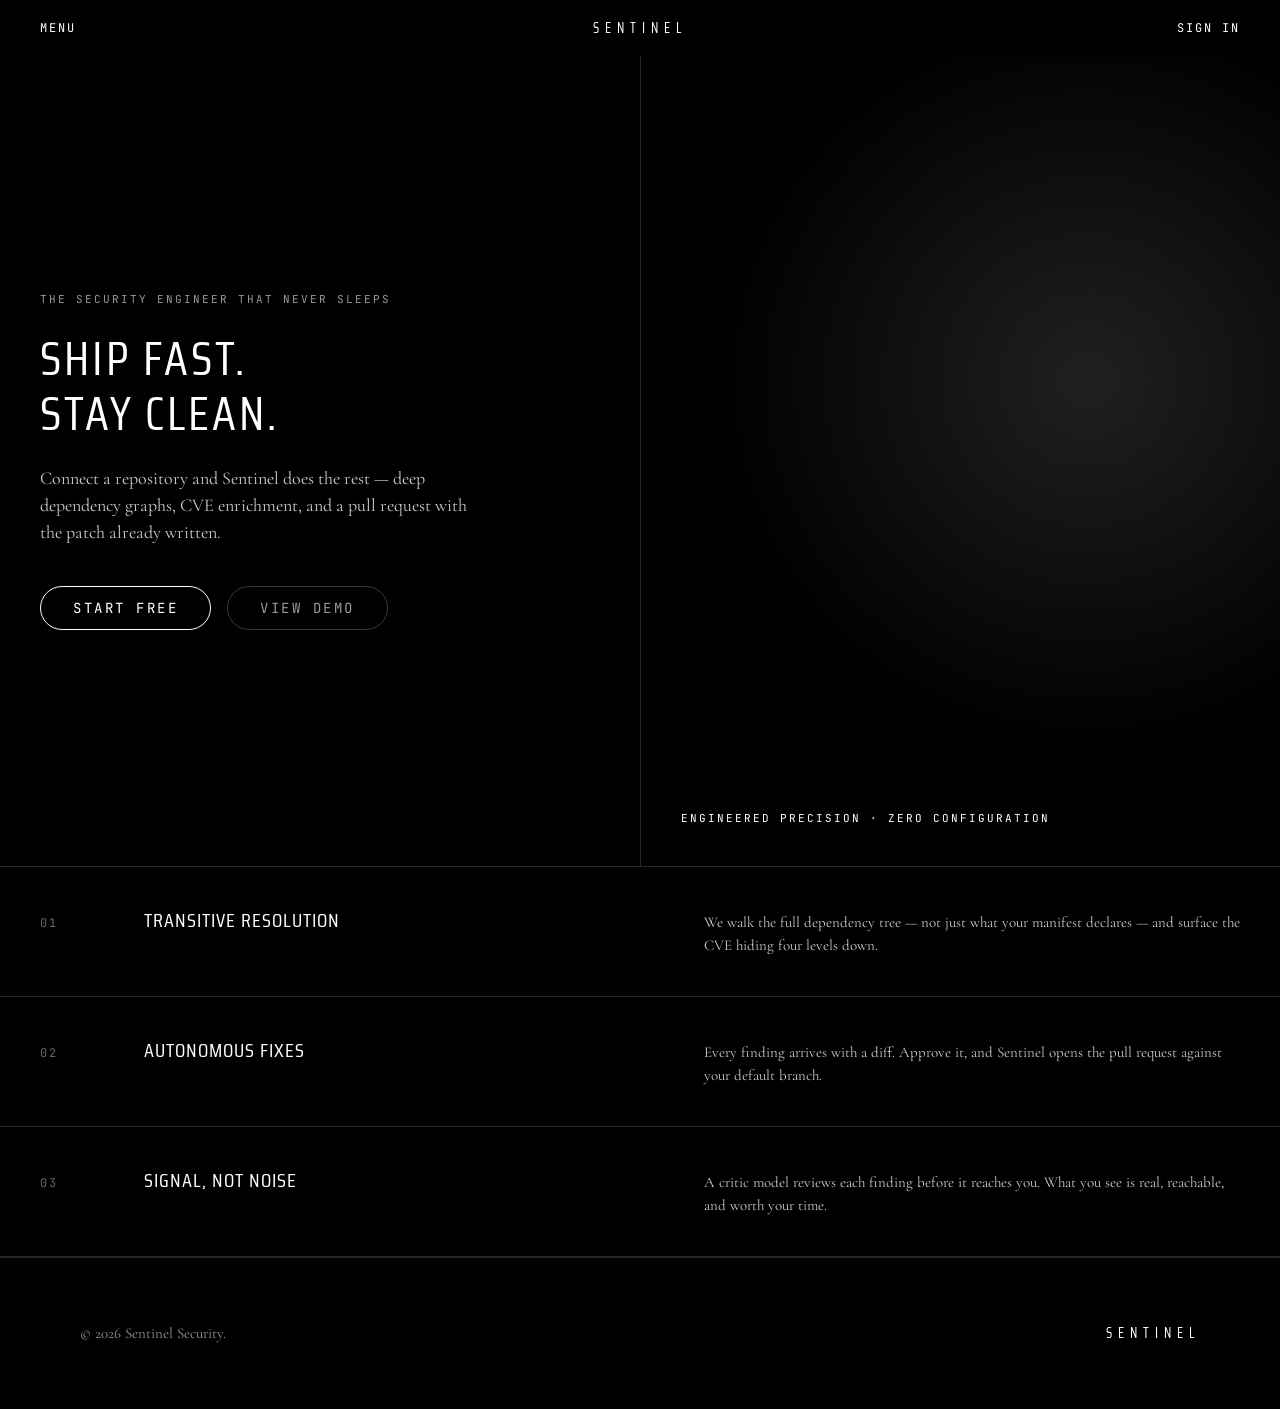
<file: mockups/landing-b.html>
<!doctype html>
<html lang="en">
<head>
<meta charset="utf-8">
<meta name="viewport" content="width=device-width, initial-scale=1">
<title>SENTINEL — Landing B</title>
<link rel="stylesheet" href="assets/bugatti.css">
<style>
  .split {
    display: grid; grid-template-columns: 1fr 1fr; min-height: 90vh; align-items: center;
  }
  .split .left { padding: var(--xxl) var(--xl); }
  .split h1 { margin: var(--lg) 0; }
  .split .body-md { max-width: 440px; margin-bottom: var(--xl); }
  .panel {
    align-self: stretch;
    background:
      radial-gradient(90% 70% at 70% 40%, #202020 0%, #000 65%),
      linear-gradient(120deg, #0a0a0a, #000);
    border-left: 1px solid var(--hairline);
    position: relative;
  }
  .panel .caption-overlay {
    position: absolute; left: var(--xl); bottom: var(--xl); color: var(--on-dark);
  }
  .features {
    border-top: 1px solid var(--hairline);
  }
  .feature-row {
    display: grid; grid-template-columns: 80px 1fr 1fr;
    gap: var(--lg); align-items: baseline;
    padding: var(--xl);
    border-bottom: 1px solid var(--hairline);
  }
  .feature-row .idx { font-family: var(--font-mono); color: var(--muted-soft); font-size: 12px; letter-spacing: 2px; }
  @media (max-width: 768px) {
    .split { grid-template-columns: 1fr; }
    .panel { min-height: 40vh; border-left: none; border-top: 1px solid var(--hairline); }
    .display-lg { font-size: 32px; }
    .feature-row { grid-template-columns: 1fr; gap: var(--sm); }
  }
</style>
</head>
<body>

<nav class="top-nav">
  <div class="nav-group"><a class="nav-link" href="#">Menu</a></div>
  <a class="wordmark center" href="#">Sentinel</a>
  <div class="nav-group"><a class="nav-link" href="auth-b.html">Sign in</a></div>
</nav>

<section class="split">
  <div class="left">
    <p class="caption">The security engineer that never sleeps</p>
    <h1 class="display-lg">Ship fast.<br>Stay clean.</h1>
    <p class="body-md">Connect a repository and Sentinel does the rest — deep dependency graphs, CVE enrichment, and a pull request with the patch already written.</p>
    <div style="display:flex; gap:var(--md);">
      <a class="btn" href="auth-b.html">Start free</a>
      <a class="btn" href="app-a.html" style="border-color:var(--hairline-strong); color:var(--muted);">View demo</a>
    </div>
  </div>
  <div class="panel">
    <p class="caption-overlay caption" style="color:var(--on-dark);">Engineered precision · Zero configuration</p>
  </div>
</section>

<section class="features">
  <div class="feature-row">
    <span class="idx">01</span>
    <h3 class="title-md">Transitive resolution</h3>
    <p class="body-sm">We walk the full dependency tree — not just what your manifest declares — and surface the CVE hiding four levels down.</p>
  </div>
  <div class="feature-row">
    <span class="idx">02</span>
    <h3 class="title-md">Autonomous fixes</h3>
    <p class="body-sm">Every finding arrives with a diff. Approve it, and Sentinel opens the pull request against your default branch.</p>
  </div>
  <div class="feature-row">
    <span class="idx">03</span>
    <h3 class="title-md">Signal, not noise</h3>
    <p class="body-sm">A critic model reviews each finding before it reaches you. What you see is real, reachable, and worth your time.</p>
  </div>
</section>

<footer class="footer">
  <div class="container" style="display:flex; justify-content:space-between; align-items:center; flex-wrap:wrap; gap:var(--lg);">
    <span class="body-sm muted">© 2026 Sentinel Security.</span>
    <span class="wordmark">Sentinel</span>
  </div>
</footer>

</body>
</html>
</file>
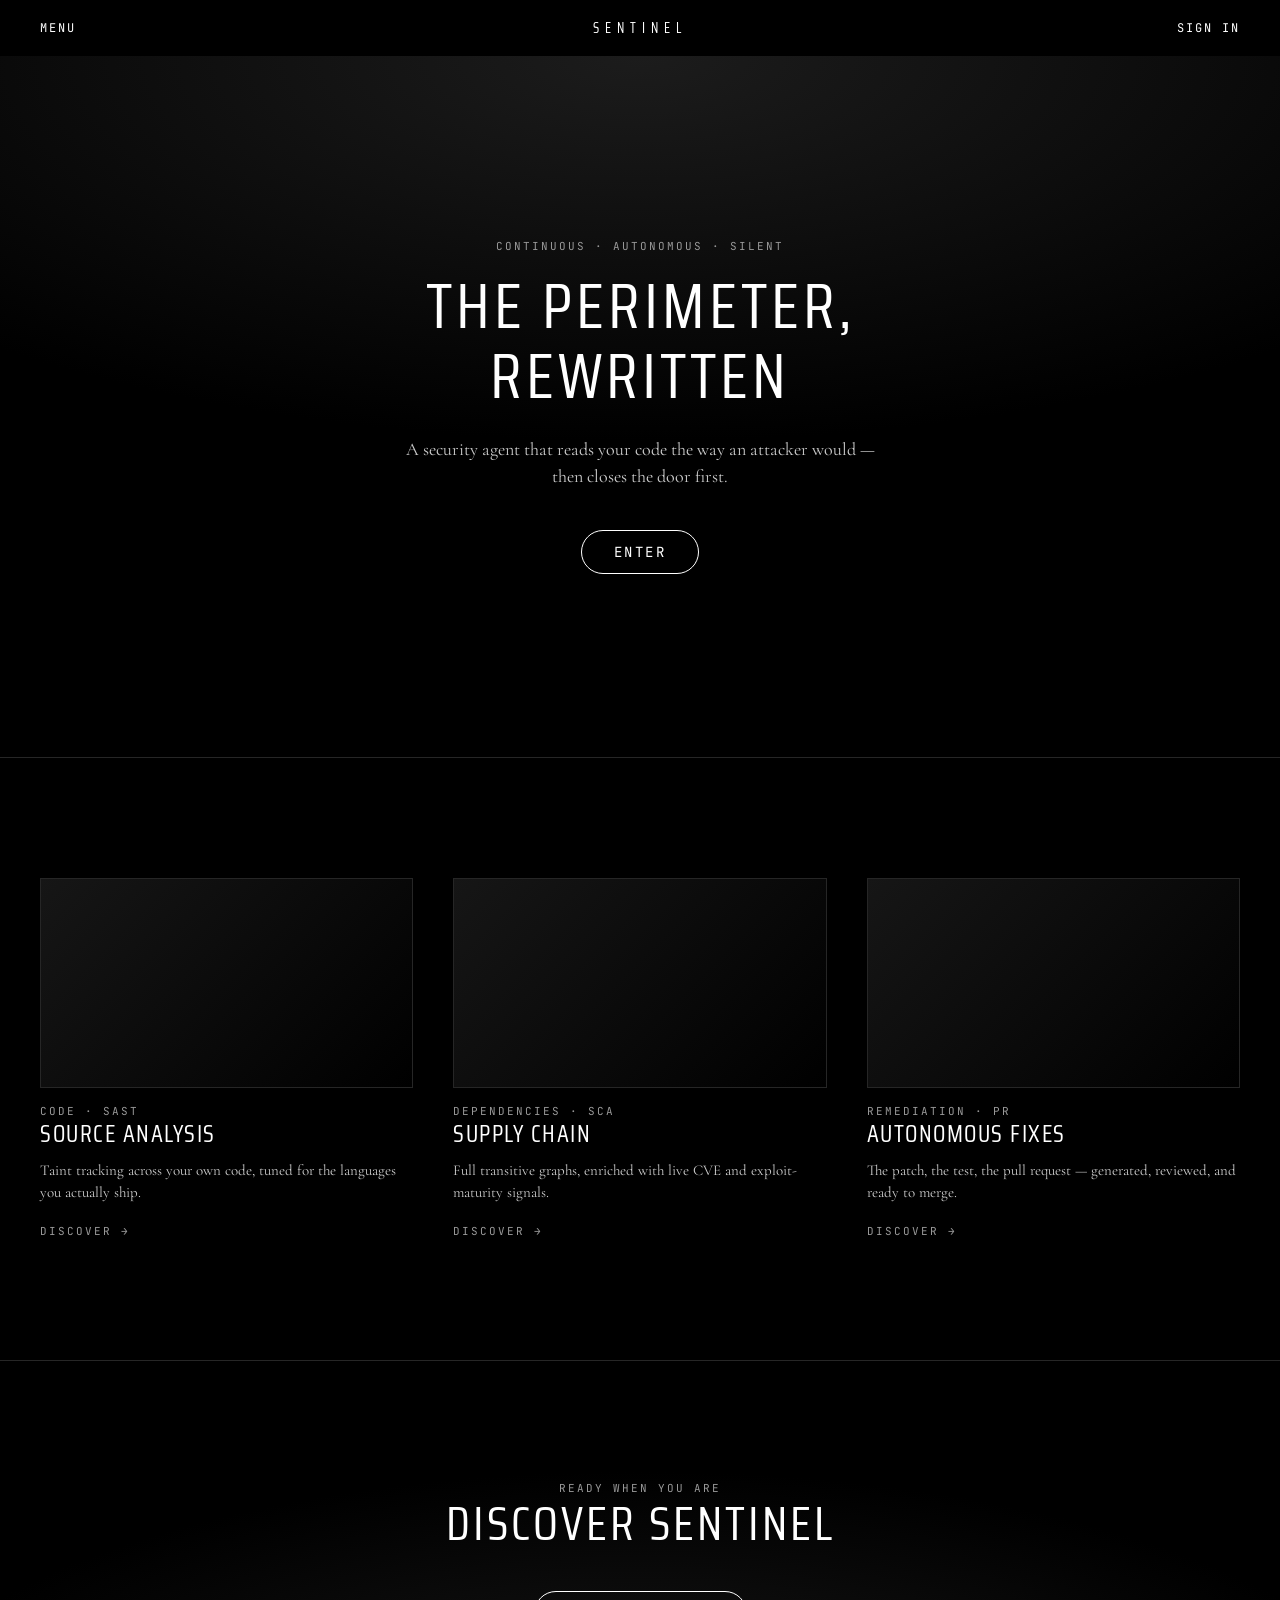
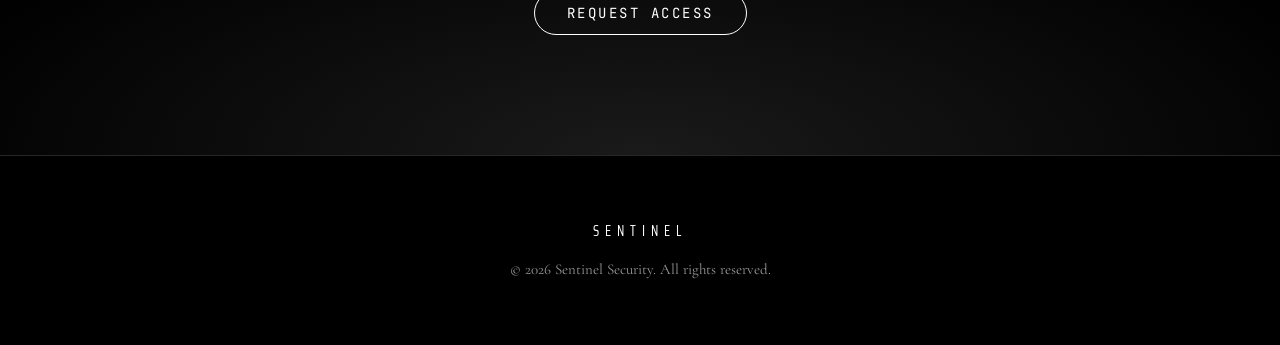
<file: mockups/landing-c.html>
<!doctype html>
<html lang="en">
<head>
<meta charset="utf-8">
<meta name="viewport" content="width=device-width, initial-scale=1">
<title>SENTINEL — Landing C</title>
<link rel="stylesheet" href="assets/bugatti.css">
<style>
  .hero-band {
    position: relative; min-height: 78vh;
    display: flex; flex-direction: column; align-items: center; justify-content: center; text-align: center;
    background:
      radial-gradient(140% 100% at 50% 0%, #1c1c1c 0%, #000 55%);
    border-bottom: 1px solid var(--hairline);
  }
  .hero-band h1 { max-width: 1000px; margin: var(--md) 0 var(--lg); }
  .grid-3 {
    display: grid; grid-template-columns: repeat(3, 1fr); gap: var(--xl);
    padding: var(--section) var(--xl);
  }
  .model-card .thumb {
    aspect-ratio: 16/9; margin-bottom: var(--md);
    background: linear-gradient(135deg, #161616, #000);
    border: 1px solid var(--hairline);
  }
  .model-card .display-sm { margin-bottom: var(--xs); }
  .cta-band {
    position: relative; padding: var(--section) var(--xl);
    text-align: center;
    background: radial-gradient(100% 120% at 50% 100%, #1a1a1a, #000 60%);
    border-top: 1px solid var(--hairline);
  }
  .cta-band h2 { margin-bottom: var(--xl); }
  @media (max-width: 768px) {
    .display-xl { font-size: 34px; }
    .grid-3 { grid-template-columns: 1fr; gap: var(--xl); padding: var(--xxl) var(--xl); }
  }
</style>
</head>
<body>

<nav class="top-nav">
  <div class="nav-group"><a class="nav-link" href="#">Menu</a></div>
  <a class="wordmark center" href="#">Sentinel</a>
  <div class="nav-group"><a class="nav-link" href="auth-c.html">Sign in</a></div>
</nav>

<header class="hero-band">
  <p class="caption">Continuous · Autonomous · Silent</p>
  <h1 class="display-xl">The perimeter,<br>rewritten</h1>
  <p class="body-md" style="max-width:480px;">A security agent that reads your code the way an attacker would — then closes the door first.</p>
  <div style="margin-top:var(--xl);"><a class="btn" href="auth-c.html">Enter</a></div>
</header>

<section class="grid-3">
  <article class="model-card">
    <div class="thumb"></div>
    <p class="caption">Code · SAST</p>
    <h3 class="display-sm">Source analysis</h3>
    <p class="body-sm">Taint tracking across your own code, tuned for the languages you actually ship.</p>
    <p style="margin-top:var(--md);"><a class="mono-link" href="#">Discover →</a></p>
  </article>
  <article class="model-card">
    <div class="thumb"></div>
    <p class="caption">Dependencies · SCA</p>
    <h3 class="display-sm">Supply chain</h3>
    <p class="body-sm">Full transitive graphs, enriched with live CVE and exploit-maturity signals.</p>
    <p style="margin-top:var(--md);"><a class="mono-link" href="#">Discover →</a></p>
  </article>
  <article class="model-card">
    <div class="thumb"></div>
    <p class="caption">Remediation · PR</p>
    <h3 class="display-sm">Autonomous fixes</h3>
    <p class="body-sm">The patch, the test, the pull request — generated, reviewed, and ready to merge.</p>
    <p style="margin-top:var(--md);"><a class="mono-link" href="#">Discover →</a></p>
  </article>
</section>

<section class="cta-band">
  <p class="caption">Ready when you are</p>
  <h2 class="display-lg">Discover Sentinel</h2>
  <a class="btn" href="auth-c.html">Request access</a>
</section>

<footer class="footer">
  <div class="container center-text">
    <span class="wordmark">Sentinel</span>
    <p class="body-sm muted" style="margin-top:var(--md);">© 2026 Sentinel Security. All rights reserved.</p>
  </div>
</footer>

</body>
</html>
</file>
<file: mockups/assets/bugatti.css>
/* ============================================================
   BUGATTI DESIGN SYSTEM — shared tokens + primitives
   Austere luxury: pure-black canvas, white letterspaced display,
   serif body, monospace labels. No accent color (except link ice-blue).
   Weight 400 everywhere. Buttons = transparent pill + 1px outline.
   Fonts: documented open-source substitutes.
   ============================================================ */

@import url('https://fonts.googleapis.com/css2?family=Saira+Condensed:wght@400&family=Cormorant+Garamond:ital,wght@0,400;0,500;1,400&family=JetBrains+Mono:wght@400;500&display=swap');

:root {
  /* colors */
  --primary: #ffffff;
  --ink: #ffffff;
  --body: #cccccc;
  --body-strong: #e6e6e6;
  --muted: #999999;
  --muted-soft: #666666;
  --hairline: #262626;
  --hairline-strong: #3a3a3a;
  --canvas: #000000;
  --surface-soft: #0d0d0d;
  --surface-card: #141414;
  --surface-elevated: #1f1f1f;
  --on-primary: #000000;
  --on-dark: #ffffff;
  --link: #c3d9f3;
  --warning: #d4a017;
  --success: #5fa657;

  /* type families (Bugatti substitutes) */
  --font-display: 'Saira Condensed', -apple-system, BlinkMacSystemFont, 'Segoe UI', Roboto, sans-serif;
  --font-text: 'Cormorant Garamond', Garamond, 'Times New Roman', serif;
  --font-mono: 'JetBrains Mono', ui-monospace, 'SF Mono', 'Cascadia Mono', monospace;

  /* spacing */
  --xxs: 4px;  --xs: 8px;  --sm: 12px;  --md: 16px;
  --lg: 24px;  --xl: 40px; --xxl: 64px; --section: 120px;

  /* radius */
  --r-none: 0px;
  --r-pill: 9999px;
}

* { box-sizing: border-box; margin: 0; padding: 0; }

html, body {
  background: var(--canvas);
  color: var(--on-dark);
  font-family: var(--font-text);
  -webkit-font-smoothing: antialiased;
  text-rendering: optimizeLegibility;
}

/* ---- typography scale ---- */
.display-xl { font-family: var(--font-display); font-weight: 400; font-size: 64px; line-height: 1.1;  letter-spacing: 4px;   text-transform: uppercase; }
.display-lg { font-family: var(--font-display); font-weight: 400; font-size: 48px; line-height: 1.15; letter-spacing: 3px;   text-transform: uppercase; }
.display-md { font-family: var(--font-display); font-weight: 400; font-size: 32px; line-height: 1.2;  letter-spacing: 2px;   text-transform: uppercase; }
.display-sm { font-family: var(--font-display); font-weight: 400; font-size: 24px; line-height: 1.3;  letter-spacing: 1.5px; text-transform: uppercase; }
.title-md   { font-family: var(--font-display); font-weight: 400; font-size: 20px; line-height: 1.3;  letter-spacing: 1px;   text-transform: uppercase; }
.title-sm   { font-family: var(--font-display); font-weight: 400; font-size: 16px; line-height: 1.3;  letter-spacing: 1.5px; text-transform: uppercase; }
.caption    { font-family: var(--font-mono);    font-weight: 400; font-size: 11px; line-height: 1.4;  letter-spacing: 2px;   text-transform: uppercase; color: var(--muted); }
.body-md    { font-family: var(--font-text);    font-weight: 400; font-size: 18px; line-height: 1.5;  color: var(--body); }
.body-sm    { font-family: var(--font-text);    font-weight: 400; font-size: 15px; line-height: 1.5;  color: var(--body); }
.nav-link   { font-family: var(--font-mono);    font-weight: 400; font-size: 12px; line-height: 1.4;  letter-spacing: 2px;   text-transform: uppercase; }

/* Cormorant reads small; bump the base body a touch for legibility */

/* ---- wordmark ---- */
.wordmark {
  font-family: var(--font-display);
  font-weight: 400;
  font-size: 14px;
  letter-spacing: 6px;
  text-transform: uppercase;
  color: var(--on-dark);
  text-decoration: none;
}

/* ---- top nav ---- */
.top-nav {
  height: 56px;
  display: flex;
  align-items: center;
  justify-content: space-between;
  padding: 0 var(--xl);
  background: transparent;
}
.top-nav .center { position: absolute; left: 50%; transform: translateX(-50%); }
.top-nav .nav-link, .top-nav a { color: var(--on-dark); text-decoration: none; }
.top-nav .nav-group { display: flex; gap: var(--lg); align-items: center; }

/* ---- buttons ---- */
.btn {
  display: inline-flex;
  align-items: center;
  justify-content: center;
  height: 44px;
  padding: 14px 32px;
  background: transparent;
  color: var(--on-dark);
  border: 1px solid var(--on-dark);
  border-radius: var(--r-pill);
  font-family: var(--font-mono);
  font-size: 14px;
  letter-spacing: 2.5px;
  text-transform: uppercase;
  text-decoration: none;
  cursor: pointer;
  transition: background .25s ease, color .25s ease;
}
.btn:active { background: var(--on-dark); color: var(--on-primary); }
.btn-icon {
  width: 40px; height: 40px; padding: 0;
  border-radius: var(--r-pill);
}
.btn-full { width: 100%; }

.text-link {
  color: var(--link);
  font-family: var(--font-text);
  text-decoration: underline;
  text-underline-offset: 3px;
}
.mono-link {
  color: var(--muted);
  font-family: var(--font-mono);
  font-size: 11px;
  letter-spacing: 2px;
  text-transform: uppercase;
  text-decoration: none;
}
.mono-link:active { color: var(--on-dark); }

/* ---- inputs ---- */
.field { display: flex; flex-direction: column; gap: var(--xs); }
.field label {
  font-family: var(--font-mono);
  font-size: 11px; letter-spacing: 2px; text-transform: uppercase;
  color: var(--muted);
}
.input {
  height: 44px;
  padding: 12px 0;
  background: transparent;
  color: var(--on-dark);
  border: none;
  border-bottom: 1px solid var(--hairline-strong);
  font-family: var(--font-text);
  font-size: 18px;
  outline: none;
  transition: border-color .2s ease;
}
.input::placeholder { color: var(--muted); }
.input:focus { border-bottom-color: var(--on-dark); }

/* ---- surfaces ---- */
.card {
  background: var(--surface-card);
  border-radius: var(--r-none);
  padding: var(--lg);
}
.hairline { border: none; border-top: 1px solid var(--hairline); }

/* ---- footer ---- */
.footer {
  background: var(--canvas);
  color: var(--muted);
  padding: var(--xxl) var(--xl);
  border-top: 1px solid var(--hairline);
}

/* ---- helpers ---- */
.container { max-width: 1280px; margin: 0 auto; padding: 0 var(--xl); }
.full-bleed { width: 100%; }
.stack-lg > * + * { margin-top: var(--lg); }
.center-text { text-align: center; }
.muted { color: var(--muted); }
a { color: inherit; }
</file>
